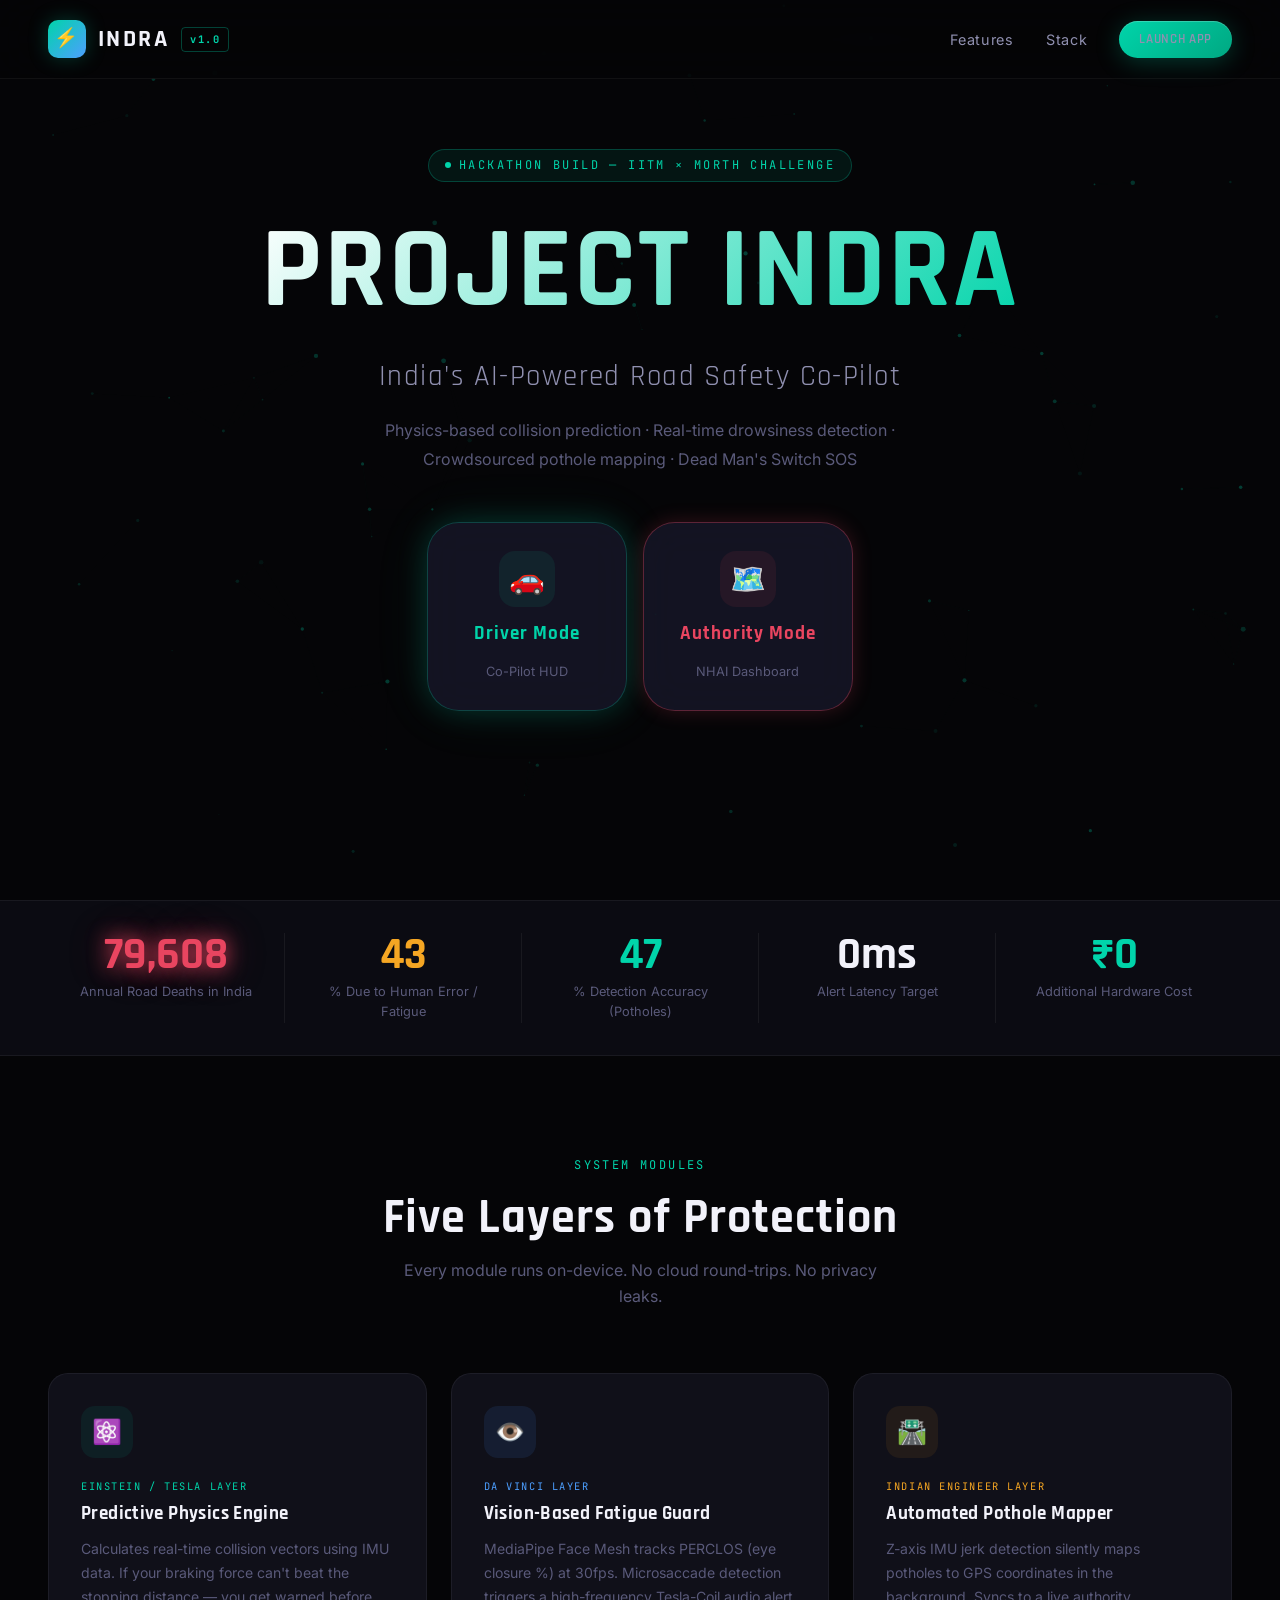
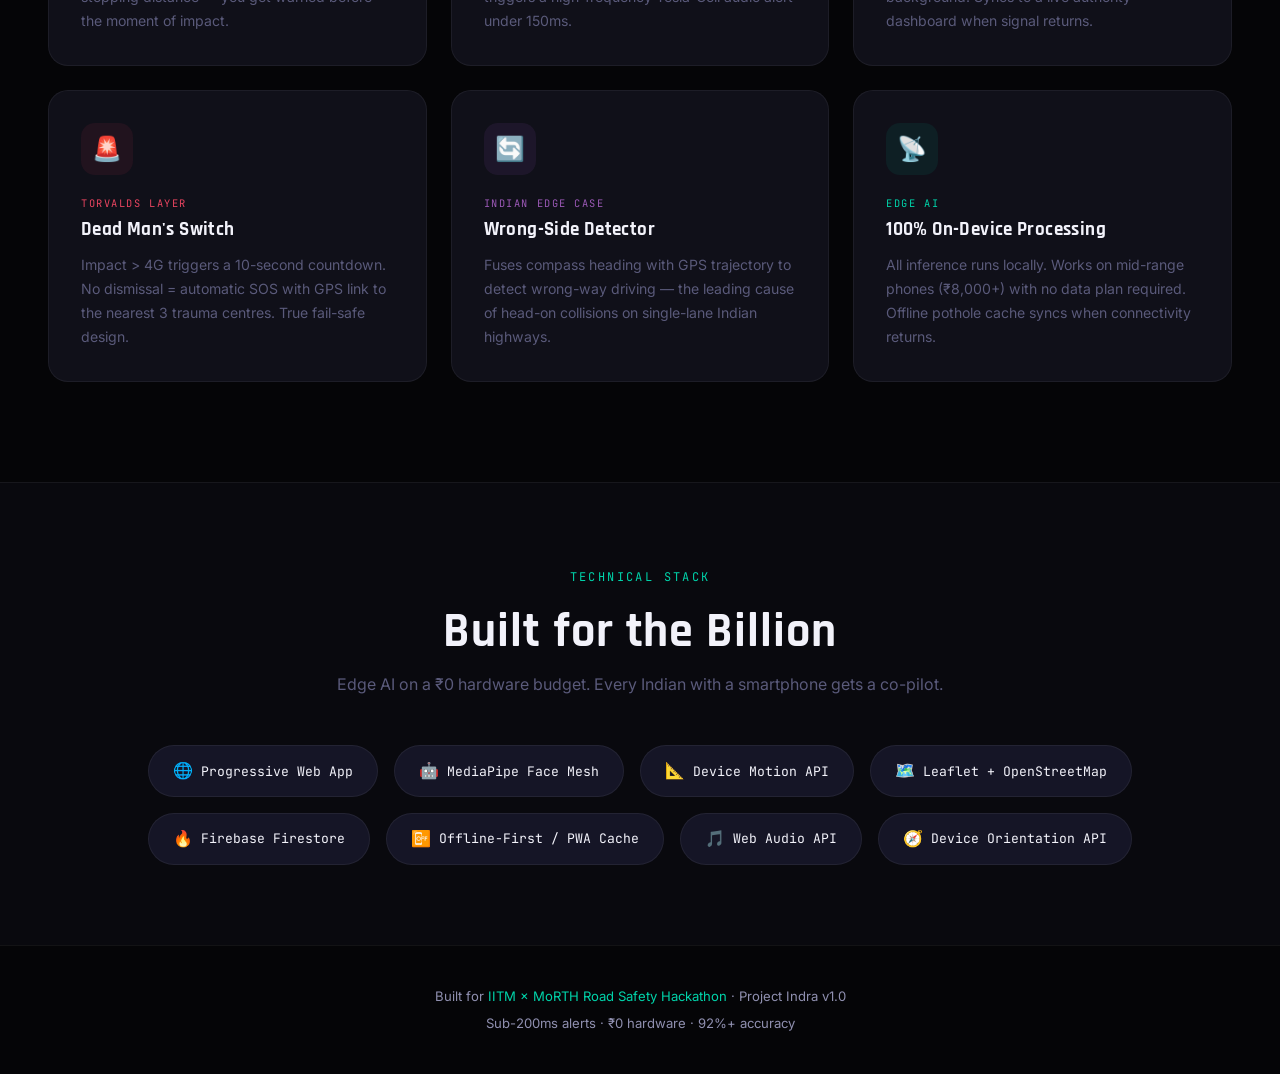
<file: index.html>
<!DOCTYPE html>
<html lang="en">
<head>
  <meta charset="UTF-8">
  <meta name="viewport" content="width=device-width, initial-scale=1.0">
  <meta name="description" content="Project Indra — AI-powered road safety co-pilot reducing fatalities on Indian roads.">
  <title>Project Indra — Road Safety AI</title>
  <link rel="manifest" href="manifest.json">
  <link rel="stylesheet" href="css/design-system.css">
  <style>
    body { overflow-x: hidden; }

    /* ── PARTICLE CANVAS ─────────────────────────────── */
    #bg-canvas {
      position: fixed; inset: 0; z-index: 0;
      pointer-events: none; opacity: 0.35;
    }

    /* ── NAV ─────────────────────────────────────────── */
    .nav {
      position: fixed; top: 0; left: 0; right: 0;
      z-index: 100;
      display: flex; align-items: center; justify-content: space-between;
      padding: 20px 48px;
      background: rgba(5,5,7,0.7);
      backdrop-filter: blur(24px);
      border-bottom: 1px solid rgba(255,255,255,0.05);
    }
    .nav-logo {
      display: flex; align-items: center; gap: 12px;
      font-family: var(--font-display); font-size: 1.5rem;
      font-weight: 700; letter-spacing: 0.1em; color: var(--text-primary);
    }
    .nav-logo .logo-icon {
      width: 38px; height: 38px;
      background: linear-gradient(135deg, var(--teal), var(--blue));
      border-radius: 10px;
      display: flex; align-items: center; justify-content: center;
      font-size: 1.2rem; box-shadow: 0 0 20px var(--teal-glow);
    }
    .nav-badge {
      font-family: var(--font-mono); font-size: 0.65rem;
      color: var(--teal); letter-spacing: 0.15em;
      border: 1px solid rgba(0,212,170,0.3);
      padding: 3px 8px; border-radius: 4px;
    }
    .nav-links { display: flex; align-items: center; gap: 32px; }
    .nav-links a { color: var(--text-secondary); font-size: 0.9rem; letter-spacing: 0.05em; }
    .nav-links a:hover { color: var(--text-primary); }

    /* ── HERO ────────────────────────────────────────── */
    .hero {
      position: relative; z-index: 1;
      min-height: 100vh;
      display: flex; flex-direction: column;
      align-items: center; justify-content: center;
      text-align: center;
      padding: 120px 24px 80px;
    }
    .hero-eyebrow {
      display: inline-flex; align-items: center; gap: 8px;
      font-family: var(--font-mono); font-size: 0.75rem;
      letter-spacing: 0.2em; text-transform: uppercase;
      color: var(--teal); margin-bottom: 24px;
      background: var(--teal-subtle); border: var(--border-teal);
      padding: 6px 16px; border-radius: var(--radius-full);
    }
    .hero-eyebrow .dot { width: 6px; height: 6px; border-radius: 50%;
      background: var(--teal); animation: pulse-dot 1.4s infinite; }

    .hero h1 {
      font-size: clamp(3.5rem, 9vw, 7.5rem);
      background: linear-gradient(135deg, #ffffff 0%, var(--teal) 50%, #4D9FFF 100%);
      background-size: 200% 200%;
      -webkit-background-clip: text; background-clip: text;
      -webkit-text-fill-color: transparent;
      animation: gradient-shift 4s ease infinite;
      margin-bottom: 16px;
    }
    .hero-sub {
      font-family: var(--font-display); font-size: clamp(1.2rem, 2.5vw, 1.8rem);
      color: var(--text-secondary); font-weight: 400; margin-bottom: 16px;
      letter-spacing: 0.05em;
    }
    .hero-desc {
      max-width: 600px; margin: 0 auto 48px;
      font-size: 1rem; color: var(--text-muted); line-height: 1.8;
    }

    .hero-cta {
      display: flex; gap: 16px; justify-content: center;
      flex-wrap: wrap; margin-bottom: 80px;
    }
    .cta-card {
      display: flex; flex-direction: column; align-items: center; gap: 12px;
      padding: 28px 36px;
      background: rgba(26,26,46,0.7);
      border-radius: var(--radius-xl);
      border: var(--border-subtle);
      backdrop-filter: blur(20px);
      cursor: pointer; text-decoration: none; color: inherit;
      transition: all 0.3s var(--ease-out);
      min-width: 200px;
    }
    .cta-card:hover { transform: translateY(-6px); }
    .cta-card.teal { border: var(--border-teal); box-shadow: var(--shadow-teal); }
    .cta-card.teal:hover { box-shadow: 0 0 50px rgba(0,212,170,0.35); }
    .cta-card.red { border: var(--border-red); box-shadow: 0 0 20px rgba(233,69,96,0.2); }
    .cta-card.red:hover { box-shadow: 0 0 50px rgba(233,69,96,0.35); }
    .cta-icon {
      width: 56px; height: 56px; border-radius: 16px;
      display: flex; align-items: center; justify-content: center;
      font-size: 1.8rem;
    }
    .cta-card.teal .cta-icon { background: var(--teal-subtle); }
    .cta-card.red  .cta-icon { background: var(--red-subtle); }
    .cta-title {
      font-family: var(--font-display); font-weight: 700;
      font-size: 1.2rem; letter-spacing: 0.05em;
    }
    .cta-subtitle { font-size: 0.8rem; color: var(--text-muted); }

    /* ── STATS BAR ───────────────────────────────────── */
    .stats-bar {
      position: relative; z-index: 1;
      display: flex; justify-content: center; gap: 0;
      background: rgba(13,13,20,0.9); border-top: var(--border-subtle);
      border-bottom: var(--border-subtle); padding: 32px 48px;
      backdrop-filter: blur(12px); flex-wrap: wrap;
    }
    .stat-item {
      flex: 1; min-width: 180px; text-align: center;
      padding: 0 32px; border-right: 1px solid rgba(255,255,255,0.06);
    }
    .stat-item:last-child { border-right: none; }
    .stat-num {
      font-family: var(--font-display); font-size: 2.8rem;
      font-weight: 700; line-height: 1;
    }
    .stat-desc { font-size: 0.8rem; color: var(--text-muted); margin-top: 4px; }

    /* ── FEATURES ────────────────────────────────────── */
    .features {
      position: relative; z-index: 1;
      padding: 100px 48px;
    }
    .features-header { text-align: center; margin-bottom: 64px; }
    .features-header .eyebrow {
      font-family: var(--font-mono); font-size: 0.75rem;
      color: var(--teal); letter-spacing: 0.2em; text-transform: uppercase;
      margin-bottom: 16px; display: block;
    }
    .features-grid {
      display: grid;
      grid-template-columns: repeat(auto-fit, minmax(300px, 1fr));
      gap: 24px; max-width: 1200px; margin: 0 auto;
    }
    .feature-card {
      background: rgba(19,19,31,0.8);
      border: var(--border-subtle); border-radius: var(--radius-lg);
      padding: 32px; cursor: default;
      transition: all 0.3s var(--ease-out);
      position: relative; overflow: hidden;
    }
    .feature-card::before {
      content: ''; position: absolute;
      top: 0; left: 0; right: 0; height: 1px;
      background: linear-gradient(90deg, transparent, var(--accent-color, var(--teal)), transparent);
      opacity: 0; transition: opacity 0.3s;
    }
    .feature-card:hover::before { opacity: 1; }
    .feature-card:hover { transform: translateY(-4px); border-color: rgba(255,255,255,0.12); }
    .feature-icon {
      width: 52px; height: 52px; border-radius: 14px;
      display: flex; align-items: center; justify-content: center;
      font-size: 1.5rem; margin-bottom: 20px;
    }
    .feature-layer {
      font-family: var(--font-mono); font-size: 0.65rem;
      letter-spacing: 0.15em; text-transform: uppercase;
      margin-bottom: 8px;
    }
    .feature-card h3 { font-size: 1.2rem; margin-bottom: 12px; }
    .feature-card p { font-size: 0.88rem; line-height: 1.7; color: var(--text-muted); }

    /* ── ARCHITECTURE VISUAL ─────────────────────────── */
    .arch-section {
      position: relative; z-index: 1;
      padding: 80px 48px;
      background: rgba(13,13,20,0.6); border-top: var(--border-subtle);
    }
    .arch-pills {
      display: flex; justify-content: center;
      gap: 16px; flex-wrap: wrap; margin-top: 48px;
    }
    .arch-pill {
      padding: 12px 24px; border-radius: var(--radius-full);
      background: rgba(26,26,46,0.8); border: var(--border-subtle);
      font-family: var(--font-mono); font-size: 0.82rem;
      display: flex; align-items: center; gap: 8px;
      transition: all 0.3s;
    }
    .arch-pill:hover { border-color: rgba(0,212,170,0.3); color: var(--teal); }
    .arch-pill .pi { font-size: 1rem; }

    /* ── FOOTER ──────────────────────────────────────── */
    .footer {
      position: relative; z-index: 1;
      text-align: center; padding: 40px;
      border-top: var(--border-subtle);
      color: var(--text-muted); font-size: 0.82rem;
    }
    .footer span { color: var(--teal); }
  </style>
</head>
<body>

<canvas id="bg-canvas"></canvas>

<!-- ── NAV ──────────────────────────────────────────────── -->
<nav class="nav">
  <div class="nav-logo">
    <div class="logo-icon">⚡</div>
    INDRA
    <span class="nav-badge">v1.0</span>
  </div>
  <div class="nav-links">
    <a href="#features">Features</a>
    <a href="#architecture">Stack</a>
    <a href="pages/hud.html" class="btn btn-primary" style="padding:8px 20px;font-size:0.82rem;">Launch App</a>
  </div>
</nav>

<!-- ── HERO ──────────────────────────────────────────────── -->
<section class="hero">
  <div class="hero-eyebrow">
    <span class="dot"></span>
    HACKATHON BUILD — IITM × MoRTH CHALLENGE
  </div>
  <h1>PROJECT INDRA</h1>
  <p class="hero-sub">India's AI-Powered Road Safety Co-Pilot</p>
  <p class="hero-desc">
    Physics-based collision prediction · Real-time drowsiness detection ·
    Crowdsourced pothole mapping · Dead Man's Switch SOS
  </p>

  <div class="hero-cta">
    <a href="pages/hud.html" class="cta-card teal">
      <div class="cta-icon">🚗</div>
      <span class="cta-title text-teal">Driver Mode</span>
      <span class="cta-subtitle">Co-Pilot HUD</span>
    </a>
    <a href="pages/dashboard.html" class="cta-card red">
      <div class="cta-icon">🗺️</div>
      <span class="cta-title text-red">Authority Mode</span>
      <span class="cta-subtitle">NHAI Dashboard</span>
    </a>
  </div>
</section>

<!-- ── STATS ─────────────────────────────────────────────── -->
<section class="stats-bar">
  <div class="stat-item">
    <div class="stat-num text-red glow-red" data-count="153000">0</div>
    <div class="stat-desc">Annual Road Deaths in India</div>
  </div>
  <div class="stat-item">
    <div class="stat-num text-amber" data-count="84">0</div>
    <div class="stat-desc">% Due to Human Error / Fatigue</div>
  </div>
  <div class="stat-item">
    <div class="stat-num text-teal" data-count="92">0</div>
    <div class="stat-desc">% Detection Accuracy (Potholes)</div>
  </div>
  <div class="stat-item">
    <div class="stat-num" data-count="0" data-suffix="ms">150</div>
    <div class="stat-desc">Alert Latency Target</div>
  </div>
  <div class="stat-item">
    <div class="stat-num text-teal" data-prefix="₹" data-count="0">0</div>
    <div class="stat-desc">Additional Hardware Cost</div>
  </div>
</section>

<!-- ── FEATURES ──────────────────────────────────────────── -->
<section class="features" id="features">
  <div class="features-header">
    <span class="eyebrow">System Modules</span>
    <h2>Five Layers of Protection</h2>
    <p style="color:var(--text-muted);margin-top:12px;max-width:500px;margin-inline:auto;">
      Every module runs on-device. No cloud round-trips. No privacy leaks.
    </p>
  </div>
  <div class="features-grid">

    <div class="feature-card" style="--accent-color:var(--teal)">
      <div class="feature-icon" style="background:var(--teal-subtle)">⚛️</div>
      <div class="feature-layer text-teal">Einstein / Tesla Layer</div>
      <h3>Predictive Physics Engine</h3>
      <p>Calculates real-time collision vectors using IMU data. If your braking force can't beat the stopping distance — you get warned before the moment of impact.</p>
    </div>

    <div class="feature-card" style="--accent-color:var(--blue)">
      <div class="feature-icon" style="background:rgba(77,159,255,0.1)">👁️</div>
      <div class="feature-layer" style="color:var(--blue)">Da Vinci Layer</div>
      <h3>Vision-Based Fatigue Guard</h3>
      <p>MediaPipe Face Mesh tracks PERCLOS (eye closure %) at 30fps. Microsaccade detection triggers a high-frequency Tesla-Coil audio alert under 150ms.</p>
    </div>

    <div class="feature-card" style="--accent-color:var(--amber)">
      <div class="feature-icon" style="background:var(--amber-subtle)">🛣️</div>
      <div class="feature-layer text-amber">Indian Engineer Layer</div>
      <h3>Automated Pothole Mapper</h3>
      <p>Z-axis IMU jerk detection silently maps potholes to GPS coordinates in the background. Syncs to a live authority dashboard when signal returns.</p>
    </div>

    <div class="feature-card" style="--accent-color:var(--red)">
      <div class="feature-icon" style="background:var(--red-subtle)">🚨</div>
      <div class="feature-layer text-red">Torvalds Layer</div>
      <h3>Dead Man's Switch</h3>
      <p>Impact > 4G triggers a 10-second countdown. No dismissal = automatic SOS with GPS link to the nearest 3 trauma centres. True fail-safe design.</p>
    </div>

    <div class="feature-card" style="--accent-color:var(--purple)">
      <div class="feature-icon" style="background:rgba(155,89,182,0.1)">🔄</div>
      <div class="feature-layer" style="color:var(--purple)">Indian Edge Case</div>
      <h3>Wrong-Side Detector</h3>
      <p>Fuses compass heading with GPS trajectory to detect wrong-way driving — the leading cause of head-on collisions on single-lane Indian highways.</p>
    </div>

    <div class="feature-card" style="--accent-color:var(--teal)">
      <div class="feature-icon" style="background:var(--teal-subtle)">📡</div>
      <div class="feature-layer text-teal">Edge AI</div>
      <h3>100% On-Device Processing</h3>
      <p>All inference runs locally. Works on mid-range phones (₹8,000+) with no data plan required. Offline pothole cache syncs when connectivity returns.</p>
    </div>

  </div>
</section>

<!-- ── ARCHITECTURE ──────────────────────────────────────── -->
<section class="arch-section" id="architecture">
  <div style="text-align:center;max-width:700px;margin:0 auto;">
    <span style="font-family:var(--font-mono);font-size:0.75rem;color:var(--teal);letter-spacing:0.2em;text-transform:uppercase;">Technical Stack</span>
    <h2 style="margin-top:16px;">Built for the Billion</h2>
    <p style="color:var(--text-muted);margin-top:12px;">Edge AI on a ₹0 hardware budget. Every Indian with a smartphone gets a co-pilot.</p>
  </div>
  <div class="arch-pills">
    <div class="arch-pill"><span class="pi">🌐</span> Progressive Web App</div>
    <div class="arch-pill"><span class="pi">🤖</span> MediaPipe Face Mesh</div>
    <div class="arch-pill"><span class="pi">📐</span> Device Motion API</div>
    <div class="arch-pill"><span class="pi">🗺️</span> Leaflet + OpenStreetMap</div>
    <div class="arch-pill"><span class="pi">🔥</span> Firebase Firestore</div>
    <div class="arch-pill"><span class="pi">📴</span> Offline-First / PWA Cache</div>
    <div class="arch-pill"><span class="pi">🎵</span> Web Audio API</div>
    <div class="arch-pill"><span class="pi">🧭</span> Device Orientation API</div>
  </div>
</section>

<!-- ── FOOTER ──────────────────────────────────────────────── -->
<footer class="footer">
  <p>Built for <span>IITM × MoRTH Road Safety Hackathon</span> · Project Indra v1.0</p>
  <p style="margin-top:6px;">Sub-200ms alerts · ₹0 hardware · 92%+ accuracy</p>
</footer>

<script>
// ─── PARTICLE NETWORK BACKGROUND ───────────────────────────
const canvas = document.getElementById('bg-canvas');
const ctx = canvas.getContext('2d');
let W, H, particles = [];

function resize() {
  W = canvas.width = window.innerWidth;
  H = canvas.height = window.innerHeight;
}
resize();
window.addEventListener('resize', resize);

class Particle {
  constructor() { this.reset(); }
  reset() {
    this.x = Math.random() * W;
    this.y = Math.random() * H;
    this.vx = (Math.random() - 0.5) * 0.4;
    this.vy = (Math.random() - 0.5) * 0.4;
    this.size = Math.random() * 2 + 0.5;
    this.alpha = Math.random() * 0.6 + 0.2;
  }
  update() {
    this.x += this.vx; this.y += this.vy;
    if (this.x < 0 || this.x > W || this.y < 0 || this.y > H) this.reset();
  }
  draw() {
    ctx.beginPath();
    ctx.arc(this.x, this.y, this.size, 0, Math.PI * 2);
    ctx.fillStyle = `rgba(0,212,170,${this.alpha})`;
    ctx.fill();
  }
}

for (let i = 0; i < 80; i++) particles.push(new Particle());

function drawConnections() {
  for (let i = 0; i < particles.length; i++) {
    for (let j = i + 1; j < particles.length; j++) {
      const dx = particles[i].x - particles[j].x;
      const dy = particles[i].y - particles[j].y;
      const dist = Math.sqrt(dx*dx + dy*dy);
      if (dist < 120) {
        ctx.beginPath();
        ctx.moveTo(particles[i].x, particles[i].y);
        ctx.lineTo(particles[j].x, particles[j].y);
        ctx.strokeStyle = `rgba(0,212,170,${0.12 * (1 - dist/120)})`;
        ctx.lineWidth = 0.5;
        ctx.stroke();
      }
    }
  }
}

function animate() {
  ctx.clearRect(0, 0, W, H);
  particles.forEach(p => { p.update(); p.draw(); });
  drawConnections();
  requestAnimationFrame(animate);
}
animate();

// ─── ANIMATED STAT COUNTERS ─────────────────────────────────
function animateCount(el) {
  const target = +el.dataset.count;
  const prefix = el.dataset.prefix || '';
  const suffix = el.dataset.suffix || '';
  const duration = 2000;
  const start = performance.now();
  function step(now) {
    const t = Math.min((now - start) / duration, 1);
    const ease = 1 - Math.pow(1 - t, 3);
    const val = Math.floor(ease * target);
    el.textContent = prefix + val.toLocaleString('en-IN') + suffix;
    if (t < 1) requestAnimationFrame(step);
  }
  requestAnimationFrame(step);
}

const observer = new IntersectionObserver(entries => {
  entries.forEach(e => {
    if (e.isIntersecting) {
      animateCount(e.target);
      observer.unobserve(e.target);
    }
  });
}, { threshold: 0.5 });

document.querySelectorAll('[data-count]').forEach(el => observer.observe(el));

// ─── PWA SERVICE WORKER ─────────────────────────────────────
if ('serviceWorker' in navigator) {
  navigator.serviceWorker.register('/sw.js').catch(() => {});
}
</script>
</body>
</html>
</file>
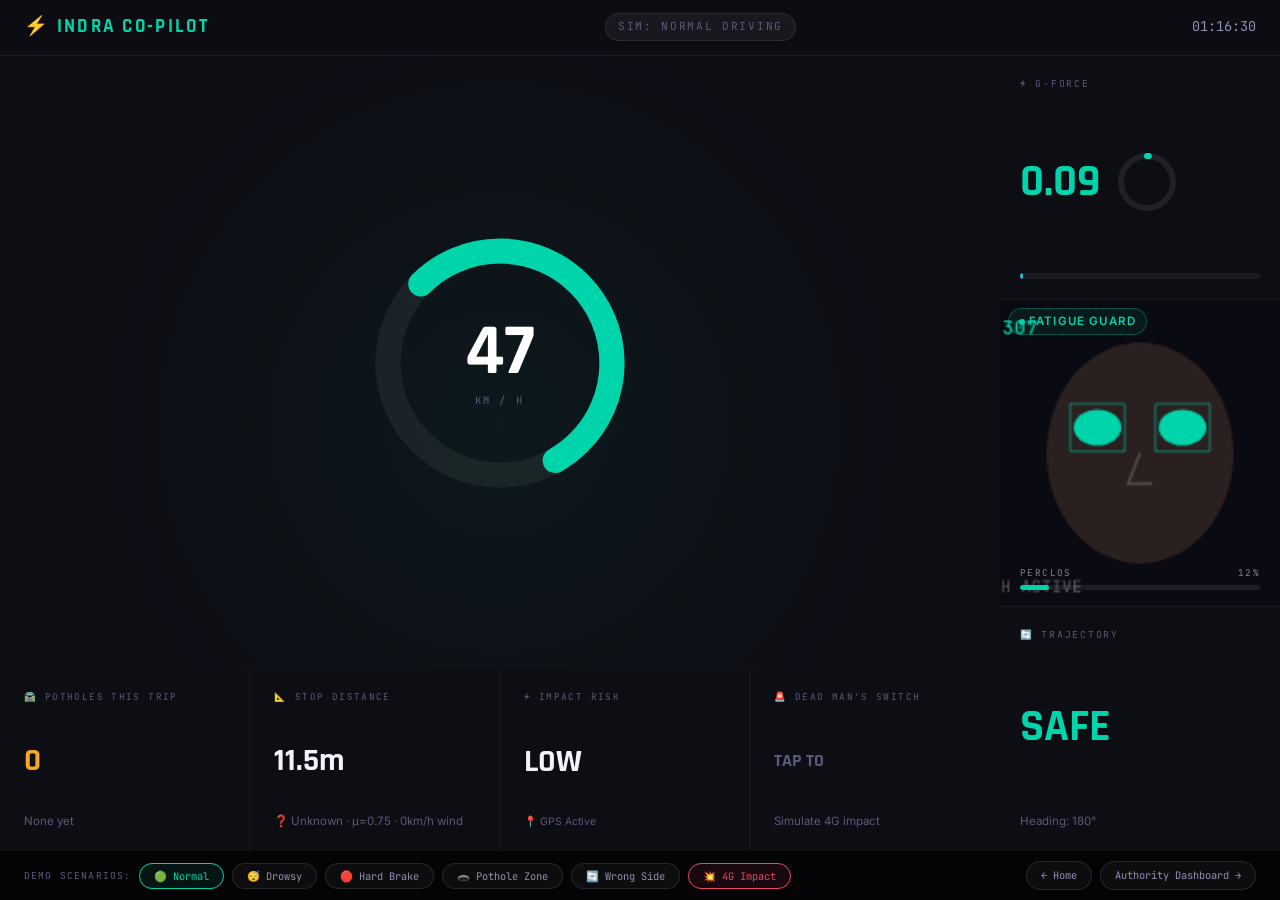
<file: pages/hud.html>
<!DOCTYPE html>
<html lang="en">
<head>
  <meta charset="UTF-8">
  <meta name="viewport" content="width=device-width, initial-scale=1.0">
  <title>Indra — Driver Co-Pilot</title>
  <link rel="stylesheet" href="../css/design-system.css">
  <style>
    body { background:#050507; overflow:hidden; height:100vh; display:flex; flex-direction:column; }

    /* TOP BAR */
    .topbar {
      display:flex; align-items:center; justify-content:space-between;
      padding:12px 24px; background:rgba(13,13,20,0.95);
      border-bottom:1px solid rgba(255,255,255,0.06);
      flex-shrink:0;
    }
    .topbar-logo { font-family:var(--font-display); font-weight:700; font-size:1.2rem; letter-spacing:0.12em; color:var(--teal); }
    .topbar-scenario {
      font-family:var(--font-mono); font-size:0.7rem; letter-spacing:0.15em;
      color:var(--text-muted); background:rgba(255,255,255,0.05);
      padding:4px 12px; border-radius:99px; border:1px solid rgba(255,255,255,0.08);
    }
    .topbar-time { font-family:var(--font-mono); font-size:0.85rem; color:var(--text-secondary); }

    /* MAIN GRID */
    .hud-grid {
      flex:1; display:grid; overflow:hidden;
      grid-template-columns:1fr 280px;
      grid-template-rows:1fr 180px;
      gap:1px; background:rgba(255,255,255,0.04);
    }

    /* SPEEDOMETER PANEL */
    .speed-panel {
      grid-row:1/2; grid-column:1/2;
      display:flex; flex-direction:column; align-items:center; justify-content:center;
      background:var(--bg-surface); position:relative; overflow:hidden;
    }
    .speed-panel::before {
      content:''; position:absolute; inset:0;
      background:radial-gradient(circle at 50% 60%, rgba(0,212,170,0.06) 0%, transparent 70%);
    }
    .speedo-wrap { position:relative; width:280px; height:280px; }
    .speedo-svg { width:100%; height:100%; transform:rotate(-135deg); }
    .speedo-track { fill:none; stroke:rgba(255,255,255,0.06); stroke-width:18; stroke-linecap:round; }
    .speedo-fill  { fill:none; stroke-width:18; stroke-linecap:round; stroke-dasharray:628; stroke-dashoffset:628; transition:stroke-dashoffset 0.4s ease, stroke 0.3s; }
    .speedo-center {
      position:absolute; inset:0; display:flex; flex-direction:column;
      align-items:center; justify-content:center;
    }
    .speedo-value { font-family:var(--font-display); font-size:4.5rem; font-weight:700; line-height:1; color:#fff; }
    .speedo-unit  { font-family:var(--font-mono); font-size:0.65rem; letter-spacing:0.2em; color:var(--text-muted); margin-top:4px; }

    /* ALERT OVERLAY */
    .alert-overlay {
      position:absolute; inset:0; display:flex; align-items:center; justify-content:center;
      pointer-events:none; opacity:0; transition:opacity 0.2s;
      background:rgba(233,69,96,0.15); z-index:10;
    }
    .alert-overlay.active { opacity:1; animation:alert-flash 0.5s ease-in-out infinite alternate; }
    @keyframes alert-flash { from{background:rgba(233,69,96,0.08)} to{background:rgba(233,69,96,0.28)} }
    .alert-banner {
      background:linear-gradient(135deg,#E94560,#C0334F);
      border-radius:16px; padding:20px 40px; text-align:center;
      box-shadow:0 0 60px rgba(233,69,96,0.6);
    }
    .alert-banner .alert-icon { font-size:2.5rem; display:block; margin-bottom:8px; }
    .alert-banner .alert-title { font-family:var(--font-display); font-size:1.8rem; font-weight:700; letter-spacing:0.1em; }
    .alert-banner .alert-sub   { font-size:0.85rem; opacity:0.85; margin-top:4px; }

    /* RIGHT COLUMN */
    .right-col {
      grid-row:1/3; grid-column:2/3;
      display:flex; flex-direction:column; gap:1px;
      background:rgba(255,255,255,0.04);
    }
    .metric-card {
      flex:1; background:var(--bg-surface); padding:20px;
      display:flex; flex-direction:column; justify-content:space-between;
    }
    .metric-card-label {
      font-family:var(--font-mono); font-size:0.6rem; letter-spacing:0.18em;
      text-transform:uppercase; color:var(--text-muted);
      display:flex; align-items:center; gap:6px;
    }
    .metric-card-value {
      font-family:var(--font-display); font-size:2.8rem;
      font-weight:700; line-height:1; color:#fff;
    }
    .metric-card-value.danger { color:var(--red); text-shadow:0 0 20px rgba(233,69,96,0.6); }
    .metric-card-value.warn   { color:var(--amber); }
    .metric-card-value.ok     { color:var(--teal); }

    /* PERCLOS CAMERA */
    .camera-card {
      flex:1.5; background:#000; position:relative; overflow:hidden;
    }
    #camera-canvas { width:100%; height:100%; object-fit:cover; display:block; }
    .camera-overlay {
      position:absolute; top:8px; left:8px; right:8px;
      display:flex; justify-content:space-between; align-items:flex-start;
    }
    .perclos-bar-wrap { width:100%; padding:0 20px 16px; position:absolute; bottom:0; }
    .perclos-label { font-family:var(--font-mono); font-size:0.58rem; letter-spacing:0.15em; color:rgba(255,255,255,0.5); margin-bottom:4px; display:flex; justify-content:space-between; }
    .perclos-track { height:5px; background:rgba(255,255,255,0.08); border-radius:99px; overflow:hidden; }
    .perclos-fill  { height:100%; border-radius:99px; transition:width 0.3s, background 0.3s; background:var(--teal); }

    /* BOTTOM STRIP */
    .bottom-strip {
      grid-row:2/3; grid-column:1/2;
      display:grid; grid-template-columns:repeat(4,1fr);
      gap:1px; background:rgba(255,255,255,0.04);
    }
    .strip-card {
      background:var(--bg-surface); padding:20px 24px;
      display:flex; flex-direction:column; justify-content:space-between;
    }
    .strip-label { font-family:var(--font-mono); font-size:0.58rem; letter-spacing:0.15em; text-transform:uppercase; color:var(--text-muted); margin-bottom:8px; }
    .strip-value { font-family:var(--font-display); font-size:2rem; font-weight:700; }
    .strip-sub   { font-size:0.72rem; color:var(--text-muted); margin-top:4px; }

    /* GFORCE RING */
    .gforce-ring { position:relative; width:60px; height:60px; }
    .gforce-ring svg { width:100%; height:100%; transform:rotate(-90deg); }
    .gr-bg  { fill:none; stroke:rgba(255,255,255,0.08); stroke-width:6; }
    .gr-fill{ fill:none; stroke-width:6; stroke-linecap:round; stroke-dasharray:163; stroke-dashoffset:163; transition:stroke-dashoffset 0.3s, stroke 0.3s; }

    /* SCENARIO CONTROLS */
    .scenario-bar {
      padding:10px 24px; background:rgba(5,5,7,0.98);
      border-top:1px solid rgba(255,255,255,0.05);
      display:flex; gap:8px; align-items:center; flex-shrink:0;
      overflow-x:auto;
    }
    .scenario-bar span { font-family:var(--font-mono); font-size:0.6rem; color:var(--text-muted); letter-spacing:0.12em; white-space:nowrap; }
    .scen-btn {
      padding:5px 14px; border-radius:99px; border:1px solid rgba(255,255,255,0.1);
      background:rgba(255,255,255,0.04); color:var(--text-secondary);
      font-family:var(--font-mono); font-size:0.65rem; cursor:pointer;
      transition:all 0.2s; white-space:nowrap;
    }
    .scen-btn:hover,.scen-btn.active { border-color:var(--teal); color:var(--teal); background:var(--teal-subtle); }
    .scen-btn.danger { border-color:var(--red); color:var(--red); background:var(--red-subtle); }

    /* WRONG SIDE BANNER */
    #wrong-side-banner {
      display:none; position:fixed; top:60px; left:50%; transform:translateX(-50%);
      background:linear-gradient(135deg,#E94560,#9B59B6); z-index:999;
      border-radius:12px; padding:12px 28px; text-align:center;
      font-family:var(--font-display); font-weight:700; letter-spacing:0.1em;
      box-shadow:0 0 40px rgba(233,69,96,0.5); animation:alert-flash 0.6s infinite alternate;
    }
    #wrong-side-banner.active { display:block; }
  </style>
</head>
<body>

<!-- TOP BAR -->
<div class="topbar">
  <div class="topbar-logo">⚡ INDRA CO-PILOT</div>
  <div class="topbar-scenario" id="scenario-label">SIM: NORMAL DRIVING</div>
  <div class="topbar-time" id="clock">--:--:--</div>
</div>

<!-- WRONG SIDE BANNER -->
<div id="wrong-side-banner">🔄 WRONG-SIDE ALERT — DANGER!</div>

<!-- HUD GRID -->
<div class="hud-grid">

  <!-- SPEEDOMETER -->
  <div class="speed-panel">
    <div class="alert-overlay" id="alert-overlay">
      <div class="alert-banner">
        <span class="alert-icon" id="alert-icon">⚠️</span>
        <div class="alert-title" id="alert-title">ALERT</div>
        <div class="alert-sub"  id="alert-sub">Stay alert</div>
      </div>
    </div>

    <div class="speedo-wrap">
      <svg class="speedo-svg" viewBox="0 0 200 200">
        <circle class="speedo-track" cx="100" cy="100" r="80"/>
        <circle class="speedo-fill" id="speedo-fill" cx="100" cy="100" r="80"/>
      </svg>
      <div class="speedo-center">
        <div class="speedo-value" id="speed-val">0</div>
        <div class="speedo-unit">KM / H</div>
      </div>
    </div>
  </div>

  <!-- RIGHT COLUMN -->
  <div class="right-col">

    <!-- G-FORCE -->
    <div class="metric-card">
      <div class="metric-card-label">⚡ G-FORCE</div>
      <div style="display:flex;align-items:center;gap:16px;">
        <div class="metric-card-value" id="gforce-val">0.05</div>
        <div class="gforce-ring">
          <svg viewBox="0 0 60 60">
            <circle class="gr-bg" cx="30" cy="30" r="26"/>
            <circle class="gr-fill" id="gr-fill" cx="30" cy="30" r="26"/>
          </svg>
        </div>
      </div>
      <div class="progress-track"><div class="progress-fill" id="gforce-bar" style="width:5%"></div></div>
    </div>

    <!-- PERCLOS CAMERA -->
    <div class="camera-card">
      <canvas id="camera-canvas" width="280" height="180"></canvas>
      <div class="camera-overlay">
        <span class="badge badge-teal"><span class="dot"></span>FATIGUE GUARD</span>
        <span id="ear-val" style="font-family:var(--font-mono);font-size:0.65rem;color:rgba(255,255,255,0.4)"></span>
      </div>
      <div class="perclos-bar-wrap">
        <div class="perclos-label">
          <span>PERCLOS</span>
          <span id="perclos-pct">0%</span>
        </div>
        <div class="perclos-track">
          <div class="perclos-fill" id="perclos-fill" style="width:0%"></div>
        </div>
      </div>
    </div>

    <!-- WRONG SIDE -->
    <div class="metric-card">
      <div class="metric-card-label">🔄 TRAJECTORY</div>
      <div class="metric-card-value ok" id="traj-val">SAFE</div>
      <div style="font-size:0.72rem;color:var(--text-muted)" id="heading-val">Heading: 180°</div>
    </div>

  </div>

  <!-- BOTTOM STRIP -->
  <div class="bottom-strip">

    <div class="strip-card">
      <div class="strip-label">🛣️ Potholes This Trip</div>
      <div class="strip-value text-amber" id="pothole-count">0</div>
      <div class="strip-sub" id="pothole-last">None yet</div>
    </div>

    <div class="strip-card">
      <div class="strip-label">📐 Stop Distance</div>
      <div class="strip-value" id="stop-dist">--</div>
      <div class="strip-sub" id="surface-type">⏳ Fetching weather...</div>
    </div>

    <div class="strip-card">
      <div class="strip-label">⚡ Impact Risk</div>
      <div class="strip-value ok" id="risk-val">LOW</div>
      <div class="strip-sub" id="risk-sub" style="font-size:0.65rem;word-break:break-word">📍 Locating road...</div>
    </div>

    <div class="strip-card" style="cursor:pointer" onclick="DeadMansSwitch.trigger(5.2,null)">
      <div class="strip-label">🚨 Dead Man's Switch</div>
      <div class="strip-value" style="font-size:1.1rem;color:var(--text-muted)">TAP TO</div>
      <div class="strip-sub">Simulate 4G impact</div>
    </div>

  </div>
</div>

<!-- SCENARIO CONTROLS -->
<div class="scenario-bar">
  <span>DEMO SCENARIOS:</span>
  <button class="scen-btn active" onclick="setScen('normal')">🟢 Normal</button>
  <button class="scen-btn" onclick="setScen('drowsy')">😴 Drowsy</button>
  <button class="scen-btn" onclick="setScen('hardbrak')">🛑 Hard Brake</button>
  <button class="scen-btn" onclick="setScen('pothole')">🕳️ Pothole Zone</button>
  <button class="scen-btn" onclick="setScen('wrongside')">🔄 Wrong Side</button>
  <button class="scen-btn danger" onclick="DeadMansSwitch.trigger(5.8,null)">💥 4G Impact</button>
  <a href="../index.html" class="scen-btn" style="margin-left:auto">← Home</a>
  <a href="dashboard.html" class="scen-btn">Authority Dashboard →</a>
</div>

<script src="../js/api/weather.js"></script>
<script src="../js/api/hospitals.js"></script>
<script src="../js/api/geocoding.js"></script>
<script src="../js/audio-engine.js"></script>
<script src="../js/sensor-sim.js"></script>
<script src="../js/physics-engine.js"></script>
<script src="../js/fatigue-guard.js"></script>
<script src="../js/dead-mans-switch.js"></script>
<script src="../js/wrong-side.js"></script>
<script src="../js/pothole-mapper.js"></script>
<script>
// ── Clock ────────────────────────────────────────────────
function updateClock() {
  document.getElementById('clock').textContent =
    new Date().toLocaleTimeString('en-IN', { hour12:false });
}
setInterval(updateClock, 1000); updateClock();

// ── Speedo ───────────────────────────────────────────────
const MAX_SPEED = 120;
const CIRC = 2 * Math.PI * 80; // circumference for r=80

function updateSpeedo(speed) {
  const pct = Math.min(speed / MAX_SPEED, 1);
  const offset = CIRC * (1 - pct * 0.75); // 270° arc
  const fill = document.getElementById('speedo-fill');
  fill.style.strokeDashoffset = offset;
  fill.style.stroke = speed > 80 ? '#E94560' : speed > 60 ? '#F5A623' : '#00D4AA';
  document.getElementById('speed-val').textContent = Math.round(speed);
}

// ── G-Force ──────────────────────────────────────────────
const GR_CIRC = 2 * Math.PI * 26;
function updateGforce(g) {
  const pct = Math.min(g / 6, 1);
  const el = document.getElementById('gforce-val');
  const bar = document.getElementById('gforce-bar');
  const ring = document.getElementById('gr-fill');

  el.textContent = g.toFixed(2);
  el.className = 'metric-card-value ' + (g > 4 ? 'danger' : g > 2 ? 'warn' : 'ok');
  bar.style.width = (pct * 100) + '%';
  bar.className = 'progress-fill' + (g > 2 ? ' danger' : '');
  ring.style.strokeDashoffset = GR_CIRC * (1 - pct);
  ring.style.stroke = g > 4 ? '#E94560' : g > 2 ? '#F5A623' : '#00D4AA';
}

// ── PERCLOS Camera Canvas (sim face) ─────────────────────
const camCanvas = document.getElementById('camera-canvas');
const camCtx = camCanvas.getContext('2d');
let perclosVal = 0;
let eyeOpenness = 1; // 0=closed 1=open

function drawFace(p) {
  eyeOpenness = 1 - p;
  camCtx.clearRect(0, 0, camCanvas.width, camCanvas.height);
  camCtx.fillStyle = '#0A0A12';
  camCtx.fillRect(0, 0, camCanvas.width, camCanvas.height);

  // Face
  camCtx.beginPath();
  camCtx.ellipse(140, 90, 55, 65, 0, 0, Math.PI * 2);
  camCtx.fillStyle = '#2A2020';
  camCtx.fill();

  // Eyes
  [[115, 75], [165, 75]].forEach(([ex, ey]) => {
    const h = Math.max(2, 12 * eyeOpenness);
    camCtx.beginPath();
    camCtx.ellipse(ex, ey, 14, h, 0, 0, Math.PI * 2);
    camCtx.fillStyle = eyeOpenness < 0.3 ? '#E94560' : '#00D4AA';
    camCtx.fill();
    // Mesh lines
    camCtx.strokeStyle = eyeOpenness < 0.3 ? 'rgba(233,69,96,0.6)' : 'rgba(0,212,170,0.5)';
    camCtx.lineWidth = 1;
    camCtx.beginPath();
    camCtx.rect(ex - 16, ey - 14, 32, 28);
    camCtx.stroke();
  });

  // Nose
  camCtx.beginPath();
  camCtx.moveTo(140, 90); camCtx.lineTo(133, 108); camCtx.lineTo(147, 108);
  camCtx.strokeStyle = 'rgba(255,255,255,0.2)'; camCtx.lineWidth = 1.5;
  camCtx.stroke();

  // PERCLOS text
  camCtx.fillStyle = eyeOpenness < 0.3 ? '#E94560' : '#00D4AA';
  camCtx.font = '600 11px JetBrains Mono, monospace';
  camCtx.fillText('EAR: ' + (eyeOpenness * 0.35).toFixed(3), 10, 20);
  camCtx.fillStyle = 'rgba(255,255,255,0.3)';
  camCtx.font = '10px JetBrains Mono, monospace';
  camCtx.fillText('FACE MESH ACTIVE', 10, camCanvas.height - 8);
}

// ── Update PERCLOS UI ─────────────────────────────────────
function updatePerclos(p) {
  perclosVal = p;
  const pct = Math.round(p * 100);
  document.getElementById('perclos-pct').textContent = pct + '%';
  const fill = document.getElementById('perclos-fill');
  fill.style.width = pct + '%';
  fill.style.background = p > 0.75 ? '#E94560' : p > 0.5 ? '#F5A623' : '#00D4AA';
  drawFace(p);
}

// ── Alert Overlay ─────────────────────────────────────────
let alertTimeout = null;
function showAlert(icon, title, sub, duration = 3000) {
  document.getElementById('alert-icon').textContent = icon;
  document.getElementById('alert-title').textContent = title;
  document.getElementById('alert-sub').textContent = sub;
  document.getElementById('alert-overlay').classList.add('active');
  clearTimeout(alertTimeout);
  alertTimeout = setTimeout(() => {
    document.getElementById('alert-overlay').classList.remove('active');
  }, duration);
}

// ── Physics / Stop Distance ───────────────────────────────
function updatePhysics(speed, gforce) {
  const result = PhysicsEngine.analyse(speed, gforce, 'dry');
  document.getElementById('stop-dist').textContent = result.stoppingDistance + 'm';
  const riskEl = document.getElementById('risk-val');
  const danger = result.dangerIndex;
  if (danger > 0.85 && speed > 5) {
    riskEl.textContent = 'CRITICAL'; riskEl.className = 'strip-value danger';
    showAlert('🛑', 'COLLISION RISK', `Stop dist: ${result.stoppingDistance}m — BRAKE NOW`);
    IndraAudio?.collisionWarning();
  } else if (danger > 0.5) {
    riskEl.textContent = 'HIGH'; riskEl.className = 'strip-value warn';
  } else {
    riskEl.textContent = 'LOW'; riskEl.className = 'strip-value ok';
  }
}

// ── Pothole UI ────────────────────────────────────────────
let potholeCount = 0;
PotholeMapper.start(event => {
  potholeCount++;
  document.getElementById('pothole-count').textContent = potholeCount;
  document.getElementById('pothole-last').textContent =
    event.severity.toUpperCase() + ' — ' + event.magnitude.toFixed(1) + 'G';
  showAlert('🕳️', 'POTHOLE DETECTED', `${event.severity} · ${event.magnitude.toFixed(1)}G jerk`, 2000);
});

// ── Wrong-Side UI ─────────────────────────────────────────
WrongSideDetector.start(data => {
  const banner = document.getElementById('wrong-side-banner');
  const el = document.getElementById('traj-val');
  document.getElementById('heading-val').textContent = 'Heading: ' + Math.round(data.currentHeading || 180) + '°';
  if (data.active) {
    el.textContent = 'WRONG SIDE'; el.className = 'metric-card-value danger';
    banner.classList.add('active');
  } else {
    el.textContent = 'SAFE'; el.className = 'metric-card-value ok';
    banner.classList.remove('active');
  }
});

// ── Fatigue Guard ─────────────────────────────────────────
FatigueGuard.start(null, null, data => {
  updatePerclos(data.perclos || data.value || 0);
  if (data.alert) showAlert('😴', 'DROWSINESS DETECTED', 'PERCLOS > 75% — Wake up!', 3000);
});

// ── Speed source: GPS primary, SensorSim fallback ────────
// GPS Geolocation API returns coords.speed in m/s (null if unavailable)
let usingRealGPS = false;
let lastGPSSpeed = null;

function setSpeedSource(isReal) {
  usingRealGPS = isReal;
  const label = document.getElementById('scenario-label');
  if (isReal) {
    label.textContent = '📡 REAL GPS SPEED';
    label.style.color = 'var(--teal)';
  }
}

// Start real GPS speed tracking
if ('geolocation' in navigator) {
  navigator.geolocation.watchPosition(pos => {
    const gpsSpeed = pos.coords.speed; // m/s or null
    if (gpsSpeed !== null && gpsSpeed >= 0) {
      lastGPSSpeed = gpsSpeed * 3.6; // convert to km/h
      setSpeedSource(true);
      updateSpeedo(lastGPSSpeed);
      updatePhysics(lastGPSSpeed, SensorSim.state.gforce || 0.05);
      // Real GPS position for geocoding + weather
      updateRoadName(pos.coords.latitude, pos.coords.longitude);
      updateWeatherDisplay(pos.coords.latitude, pos.coords.longitude);
    }
  }, err => {
    console.warn('[GPS] speed unavailable:', err.message);
  }, {
    enableHighAccuracy: true,
    maximumAge: 500,
    timeout: 5000
  });
}

// SensorSim: provides G-force, PERCLOS, pothole sim always;
// provides speed ONLY when real GPS speed is unavailable
SensorSim.on('motion', data => {
  updateGforce(data.gforce);
  if (!usingRealGPS || lastGPSSpeed === null) {
    // No real GPS speed available — use simulation
    updateSpeedo(data.speed);
    updatePhysics(data.speed, data.gforce);
  } else {
    // Real speed from GPS, but still use sim G-force for physics until DeviceMotion works
    updatePhysics(lastGPSSpeed, data.gforce);
  }
  if (data.gforce > 4) DeadMansSwitch.trigger(data.gforce, null);
});

SensorSim.on('scenario', data => {
  if (usingRealGPS) return; // don't override label when using real GPS
  const label = data.name.toUpperCase().replace('HARDBRAK','HARD BRAKING');
  document.getElementById('scenario-label').textContent = 'SIM: ' + label;
  document.querySelectorAll('.scen-btn').forEach(b => b.classList.remove('active'));
});

PhysicsEngine.start();
SensorSim.start();

// ── Real-time weather display ────────────────────────────
async function updateWeatherDisplay(lat, lng) {
  const w = await WeatherAPI.fetch(lat, lng);
  if (w) {
    document.getElementById('surface-type').textContent =
      `${w.icon} ${w.label} · μ=${w.mu.toFixed(2)} · ${w.rain > 0 ? w.rain+'mm rain' : w.windspeed+'km/h wind'}`;
  }
}

// ── Real road name via Nominatim ─────────────────────────
let lastGeocode = 0;
async function updateRoadName(lat, lng) {
  const now = Date.now();
  if (now - lastGeocode < 5000) return; // max once per 5s
  lastGeocode = now;
  const geo = await GeocodingAPI.reverseGeocode(lat, lng);
  if (geo) {
    document.getElementById('risk-sub').textContent =
      `📍 ${geo.road}${geo.suburb ? ', ' + geo.suburb : ''}`;
  }
}

// ── GPS-driven API updates ───────────────────────────────
SensorSim.on('gps', data => {
  updateRoadName(data.lat, data.lng);
});

// Initial weather fetch from real GPS
navigator.geolocation?.getCurrentPosition(pos => {
  updateWeatherDisplay(pos.coords.latitude, pos.coords.longitude);
}, () => updateWeatherDisplay(12.9716, 77.5946));

function setScen(name) {
  SensorSim.setScenario(name);
  document.querySelectorAll('.scen-btn').forEach(b => b.classList.remove('active'));
  event.target.classList.add('active');
}
</script>
</body>
</html>
</file>
<file: css/design-system.css>
/* ============================================================
   PROJECT INDRA — DESIGN SYSTEM
   Premium Matte Black / Charcoal UI
   ============================================================ */

@import url('https://fonts.googleapis.com/css2?family=Rajdhani:wght@300;400;500;600;700&family=Inter:wght@300;400;500;600;700&family=JetBrains+Mono:wght@400;500&display=swap');

/* ─── CSS CUSTOM PROPERTIES ─────────────────────────────── */
:root {
  /* Background Scale */
  --bg-base:      #050507;
  --bg-surface:   #0D0D14;
  --bg-elevated:  #13131F;
  --bg-card:      #1A1A2E;
  --bg-card-hover:#1F1F38;

  /* Accent Colors */
  --teal:         #00D4AA;
  --teal-dim:     #00A882;
  --teal-glow:    rgba(0, 212, 170, 0.25);
  --teal-subtle:  rgba(0, 212, 170, 0.08);

  --red:          #E94560;
  --red-dim:      #C0334F;
  --red-glow:     rgba(233, 69, 96, 0.35);
  --red-subtle:   rgba(233, 69, 96, 0.08);

  --amber:        #F5A623;
  --amber-dim:    #C88418;
  --amber-glow:   rgba(245, 166, 35, 0.30);
  --amber-subtle: rgba(245, 166, 35, 0.08);

  --blue:         #4D9FFF;
  --blue-glow:    rgba(77, 159, 255, 0.25);

  --purple:       #9B59B6;
  --purple-glow:  rgba(155, 89, 182, 0.25);

  /* Text Scale */
  --text-primary:   #F2F2FA;
  --text-secondary: #9090B0;
  --text-muted:     #5A5A7A;
  --text-inverse:   #050507;

  /* Typography */
  --font-display: 'Rajdhani', sans-serif;
  --font-body:    'Inter', sans-serif;
  --font-mono:    'JetBrains Mono', monospace;

  /* Spacing */
  --space-1:  4px;
  --space-2:  8px;
  --space-3:  12px;
  --space-4:  16px;
  --space-5:  20px;
  --space-6:  24px;
  --space-8:  32px;
  --space-10: 40px;
  --space-12: 48px;
  --space-16: 64px;

  /* Border Radius */
  --radius-sm:  6px;
  --radius-md:  12px;
  --radius-lg:  20px;
  --radius-xl:  32px;
  --radius-full: 9999px;

  /* Transitions */
  --ease-out:   cubic-bezier(0.16, 1, 0.3, 1);
  --ease-in:    cubic-bezier(0.4, 0, 1, 1);
  --ease-inout: cubic-bezier(0.65, 0, 0.35, 1);
  --dur-fast:   150ms;
  --dur-normal: 300ms;
  --dur-slow:   600ms;

  /* Borders */
  --border-subtle:  1px solid rgba(255,255,255,0.06);
  --border-muted:   1px solid rgba(255,255,255,0.10);
  --border-teal:    1px solid rgba(0, 212, 170, 0.25);
  --border-red:     1px solid rgba(233, 69, 96, 0.35);
  --border-amber:   1px solid rgba(245, 166, 35, 0.30);

  /* Shadows */
  --shadow-sm:   0 2px 8px rgba(0,0,0,0.4);
  --shadow-md:   0 4px 20px rgba(0,0,0,0.6);
  --shadow-lg:   0 8px 40px rgba(0,0,0,0.8);
  --shadow-teal: 0 0 30px rgba(0, 212, 170, 0.2), 0 0 60px rgba(0, 212, 170, 0.08);
  --shadow-red:  0 0 30px rgba(233, 69, 96, 0.3), 0 0 60px rgba(233, 69, 96, 0.1);
}

/* ─── RESET & BASE ────────────────────────────────────────── */
*, *::before, *::after {
  box-sizing: border-box;
  margin: 0;
  padding: 0;
}

html {
  font-size: 16px;
  scroll-behavior: smooth;
  -webkit-font-smoothing: antialiased;
  -moz-osx-font-smoothing: grayscale;
}

body {
  font-family: var(--font-body);
  background: var(--bg-base);
  color: var(--text-primary);
  line-height: 1.6;
  overflow-x: hidden;
}

/* ─── TYPOGRAPHY ─────────────────────────────────────────── */
h1, h2, h3, h4, h5, h6 {
  font-family: var(--font-display);
  font-weight: 700;
  line-height: 1.15;
  letter-spacing: 0.02em;
}

h1 { font-size: clamp(2.5rem, 6vw, 5rem); }
h2 { font-size: clamp(1.8rem, 4vw, 3rem); }
h3 { font-size: clamp(1.3rem, 2.5vw, 1.8rem); }
h4 { font-size: 1.2rem; }
h5 { font-size: 1rem; }

p { color: var(--text-secondary); }

a {
  color: var(--teal);
  text-decoration: none;
  transition: color var(--dur-fast) var(--ease-out);
}
a:hover { color: #fff; }

/* ─── GLASSMORPHISM CARDS ─────────────────────────────────── */
.glass-card {
  background: rgba(26, 26, 46, 0.6);
  backdrop-filter: blur(20px) saturate(180%);
  -webkit-backdrop-filter: blur(20px) saturate(180%);
  border: var(--border-subtle);
  border-radius: var(--radius-lg);
  padding: var(--space-6);
  transition: border-color var(--dur-normal) var(--ease-out),
              transform var(--dur-normal) var(--ease-out),
              box-shadow var(--dur-normal) var(--ease-out);
}
.glass-card:hover {
  border-color: rgba(255,255,255,0.14);
  transform: translateY(-2px);
  box-shadow: var(--shadow-md);
}

.glass-card--teal {
  border: var(--border-teal);
  box-shadow: var(--shadow-teal);
}
.glass-card--red {
  border: var(--border-red);
  box-shadow: var(--shadow-red);
}
.glass-card--amber {
  border: var(--border-amber);
}

/* ─── BUTTONS ─────────────────────────────────────────────── */
.btn {
  display: inline-flex;
  align-items: center;
  justify-content: center;
  gap: var(--space-2);
  padding: var(--space-3) var(--space-6);
  border: none;
  border-radius: var(--radius-full);
  font-family: var(--font-display);
  font-size: 1rem;
  font-weight: 600;
  letter-spacing: 0.08em;
  text-transform: uppercase;
  cursor: pointer;
  transition: all var(--dur-normal) var(--ease-out);
  position: relative;
  overflow: hidden;
}

.btn::after {
  content: '';
  position: absolute;
  inset: 0;
  background: rgba(255,255,255,0);
  transition: background var(--dur-fast);
}
.btn:hover::after { background: rgba(255,255,255,0.08); }
.btn:active { transform: scale(0.97); }

.btn-primary {
  background: linear-gradient(135deg, var(--teal), var(--teal-dim));
  color: var(--text-inverse);
  box-shadow: 0 4px 24px var(--teal-glow), inset 0 1px 0 rgba(255,255,255,0.2);
}
.btn-primary:hover {
  box-shadow: 0 6px 32px var(--teal-glow), inset 0 1px 0 rgba(255,255,255,0.2);
  transform: translateY(-1px);
}

.btn-danger {
  background: linear-gradient(135deg, var(--red), var(--red-dim));
  color: #fff;
  box-shadow: 0 4px 24px var(--red-glow);
}

.btn-ghost {
  background: rgba(255,255,255,0.06);
  color: var(--text-primary);
  border: var(--border-muted);
}
.btn-ghost:hover { background: rgba(255,255,255,0.10); }

.btn-lg {
  padding: var(--space-4) var(--space-8);
  font-size: 1.15rem;
}

/* ─── STATUS BADGES ──────────────────────────────────────── */
.badge {
  display: inline-flex;
  align-items: center;
  gap: var(--space-1);
  padding: 3px 10px;
  border-radius: var(--radius-full);
  font-size: 0.72rem;
  font-weight: 600;
  letter-spacing: 0.1em;
  text-transform: uppercase;
}
.badge-teal  { background: var(--teal-subtle);  color: var(--teal);  border: 1px solid rgba(0,212,170,0.3); }
.badge-red   { background: var(--red-subtle);   color: var(--red);   border: 1px solid rgba(233,69,96,0.3); }
.badge-amber { background: var(--amber-subtle); color: var(--amber); border: 1px solid rgba(245,166,35,0.3); }

.badge .dot {
  width: 6px; height: 6px;
  border-radius: 50%;
  background: currentColor;
  animation: pulse-dot 1.5s ease-in-out infinite;
}

/* ─── METRIC DISPLAY ─────────────────────────────────────── */
.metric-value {
  font-family: var(--font-display);
  font-weight: 700;
  font-size: 3.5rem;
  line-height: 1;
  letter-spacing: -0.02em;
}
.metric-label {
  font-family: var(--font-mono);
  font-size: 0.65rem;
  letter-spacing: 0.2em;
  text-transform: uppercase;
  color: var(--text-muted);
  margin-top: var(--space-1);
}

/* ─── PROGRESS BARS ──────────────────────────────────────── */
.progress-track {
  width: 100%;
  height: 6px;
  background: rgba(255,255,255,0.06);
  border-radius: var(--radius-full);
  overflow: hidden;
}
.progress-fill {
  height: 100%;
  border-radius: var(--radius-full);
  transition: width 0.3s var(--ease-out), background 0.3s;
  background: linear-gradient(90deg, var(--teal), var(--blue));
}
.progress-fill.danger { background: linear-gradient(90deg, var(--amber), var(--red)); }

/* ─── NEON TEXT ──────────────────────────────────────────── */
.text-teal   { color: var(--teal); }
.text-red    { color: var(--red); }
.text-amber  { color: var(--amber); }
.text-muted  { color: var(--text-muted); }

.glow-teal { text-shadow: 0 0 20px var(--teal), 0 0 40px var(--teal-glow); }
.glow-red  { text-shadow: 0 0 20px var(--red),  0 0 40px var(--red-glow); }

/* ─── DIVIDERS ───────────────────────────────────────────── */
.divider {
  width: 100%; height: 1px;
  background: linear-gradient(90deg, transparent, rgba(255,255,255,0.08), transparent);
  margin: var(--space-6) 0;
}

/* ─── GRID UTILITIES ─────────────────────────────────────── */
.grid-2 { display: grid; grid-template-columns: repeat(2, 1fr); gap: var(--space-4); }
.grid-3 { display: grid; grid-template-columns: repeat(3, 1fr); gap: var(--space-4); }
.grid-4 { display: grid; grid-template-columns: repeat(4, 1fr); gap: var(--space-4); }

/* ─── SCROLLBAR ──────────────────────────────────────────── */
::-webkit-scrollbar { width: 6px; }
::-webkit-scrollbar-track { background: var(--bg-surface); }
::-webkit-scrollbar-thumb {
  background: rgba(0,212,170,0.3);
  border-radius: var(--radius-full);
}
::-webkit-scrollbar-thumb:hover { background: rgba(0,212,170,0.5); }

/* ─── ANIMATIONS ─────────────────────────────────────────── */
@keyframes pulse-dot {
  0%, 100% { opacity: 1; transform: scale(1); }
  50%       { opacity: 0.5; transform: scale(0.8); }
}

@keyframes pulse-ring {
  0%   { transform: scale(0.95); box-shadow: 0 0 0 0 var(--red-glow); }
  70%  { transform: scale(1);    box-shadow: 0 0 0 20px rgba(233,69,96,0); }
  100% { transform: scale(0.95); box-shadow: 0 0 0 0 rgba(233,69,96,0); }
}

@keyframes float {
  0%, 100% { transform: translateY(0); }
  50%       { transform: translateY(-8px); }
}

@keyframes gradient-shift {
  0%   { background-position: 0% 50%; }
  50%  { background-position: 100% 50%; }
  100% { background-position: 0% 50%; }
}

@keyframes scan-line {
  0%   { transform: translateY(-100%); opacity: 0; }
  10%  { opacity: 0.6; }
  90%  { opacity: 0.6; }
  100% { transform: translateY(100vh); opacity: 0; }
}

@keyframes blink-danger {
  0%, 100% { opacity: 1; }
  50%       { opacity: 0.3; }
}

@keyframes slide-in-up {
  from { transform: translateY(20px); opacity: 0; }
  to   { transform: translateY(0);    opacity: 1; }
}

@keyframes slide-in-right {
  from { transform: translateX(30px); opacity: 0; }
  to   { transform: translateX(0);    opacity: 1; }
}

@keyframes count-up {
  from { opacity: 0; transform: scale(0.8); }
  to   { opacity: 1; transform: scale(1); }
}

@keyframes rotate-slow {
  from { transform: rotate(0deg); }
  to   { transform: rotate(360deg); }
}

@keyframes waveform {
  0%   { transform: scaleY(0.3); }
  50%  { transform: scaleY(1); }
  100% { transform: scaleY(0.3); }
}

/* Utility animation classes */
.animate-float   { animation: float 3s ease-in-out infinite; }
.animate-pulse   { animation: pulse-ring 2s ease-out infinite; }
.animate-blink   { animation: blink-danger 0.8s ease-in-out infinite; }
.animate-spin    { animation: rotate-slow 8s linear infinite; }
.animate-slide-up { animation: slide-in-up var(--dur-normal) var(--ease-out) both; }

/* ─── RESPONSIVE ─────────────────────────────────────────── */
@media (max-width: 768px) {
  .grid-2, .grid-3, .grid-4 { grid-template-columns: 1fr; }
  .hide-mobile { display: none !important; }
}
@media (min-width: 769px) {
  .hide-desktop { display: none !important; }
}
</file>
